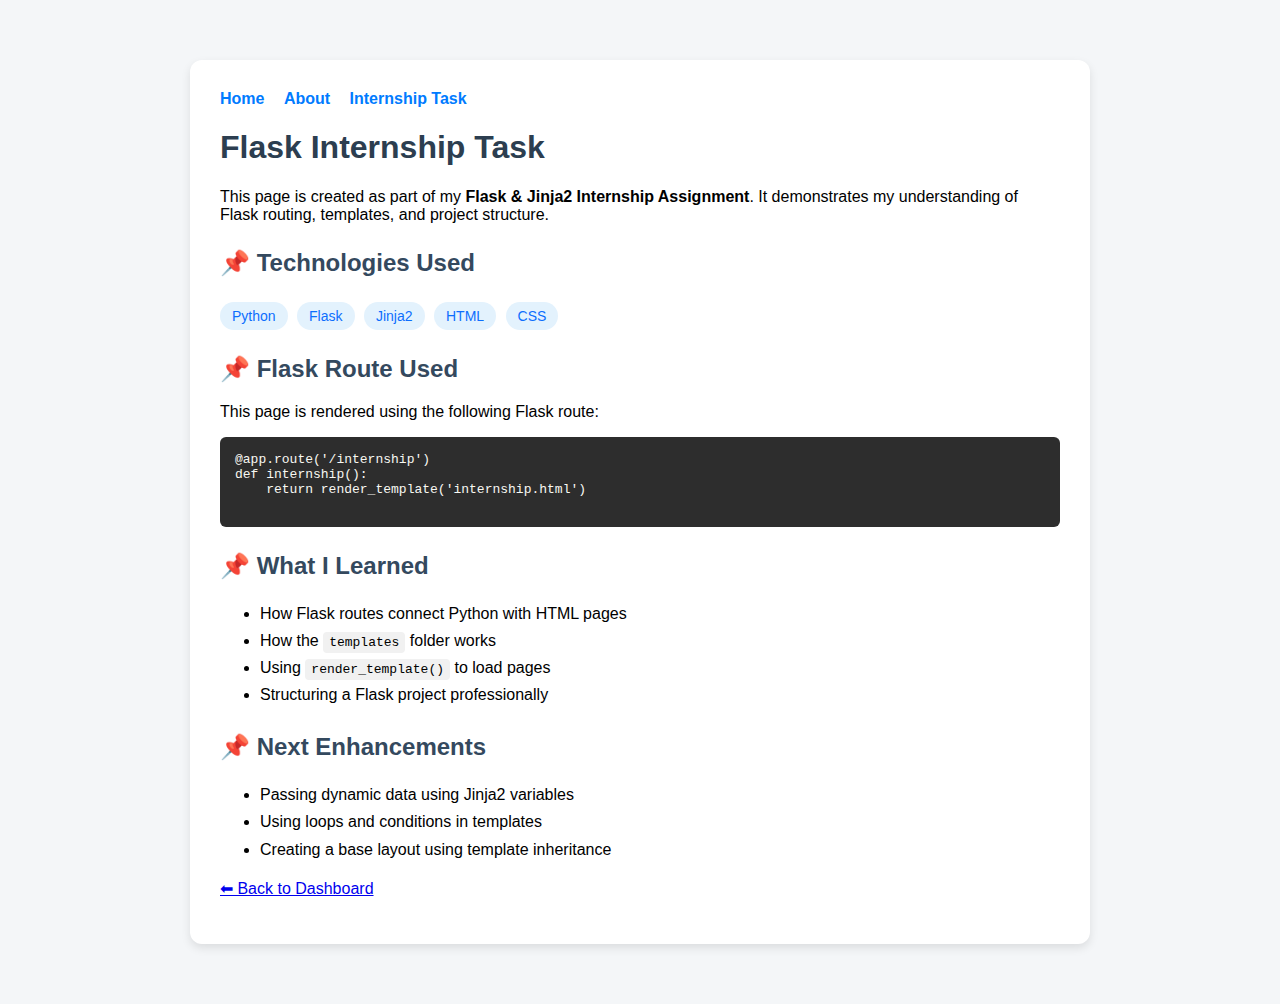
<file: part-2/templates/index.html>
<!DOCTYPE html>
<html lang="en">
<head>
    <meta charset="UTF-8">
    <meta name="viewport" content="width=device-width, initial-scale=1.0">
    <title>Internship Task - Flask & Jinja2</title>

    <style>
        body {
            font-family: Arial, sans-serif;
            max-width: 900px;
            margin: 40px auto;
            background-color: #f4f6f8;
            padding: 20px;
        }
        .container {
            background: #ffffff;
            padding: 30px;
            border-radius: 12px;
            box-shadow: 0 4px 10px rgba(0,0,0,0.1);
        }
        h1 {
            color: #2c3e50;
        }
        h2 {
            color: #34495e;
            margin-top: 25px;
        }
        nav {
            margin-bottom: 20px;
        }
        nav a {
            margin-right: 15px;
            color: #007bff;
            font-weight: bold;
            text-decoration: none;
        }
        nav a:hover {
            text-decoration: underline;
        }
        code {
            background-color: #f1f1f1;
            padding: 3px 6px;
            border-radius: 4px;
        }
        pre {
            background-color: #2d2d2d;
            color: #f8f8f2;
            padding: 15px;
            border-radius: 6px;
            overflow-x: auto;
        }
        ul {
            line-height: 1.7;
        }
        .badge {
            display: inline-block;
            background: #e3f2fd;
            color: #0d6efd;
            padding: 6px 12px;
            border-radius: 20px;
            margin: 5px 5px 0 0;
            font-size: 14px;
        }
    </style>
</head>

<body>
<div class="container">

    <!-- Navigation -->
    <nav>
        <a href="/">Home</a>
        <a href="/about">About</a>
        <a href="/internship">Internship Task</a>
    </nav>

    <h1>Flask Internship Task</h1>

    <p>
        This page is created as part of my <strong>Flask & Jinja2 Internship Assignment</strong>.
        It demonstrates my understanding of Flask routing, templates, and project structure.
    </p>

    <h2>📌 Technologies Used</h2>
    <div>
        <span class="badge">Python</span>
        <span class="badge">Flask</span>
        <span class="badge">Jinja2</span>
        <span class="badge">HTML</span>
        <span class="badge">CSS</span>
    </div>

    <h2>📌 Flask Route Used</h2>
    <p>This page is rendered using the following Flask route:</p>

    <pre>
@app.route('/internship')
def internship():
    return render_template('internship.html')
    </pre>

    <h2>📌 What I Learned</h2>
    <ul>
        <li>How Flask routes connect Python with HTML pages</li>
        <li>How the <code>templates</code> folder works</li>
        <li>Using <code>render_template()</code> to load pages</li>
        <li>Structuring a Flask project professionally</li>
    </ul>

    <h2>📌 Next Enhancements</h2>
    <ul>
        <li>Passing dynamic data using Jinja2 variables</li>
        <li>Using loops and conditions in templates</li>
        <li>Creating a base layout using template inheritance</li>
    </ul>

    <p><a href="/">⬅ Back to Dashboard</a></p>

</div>
</body>
</html>
</file>
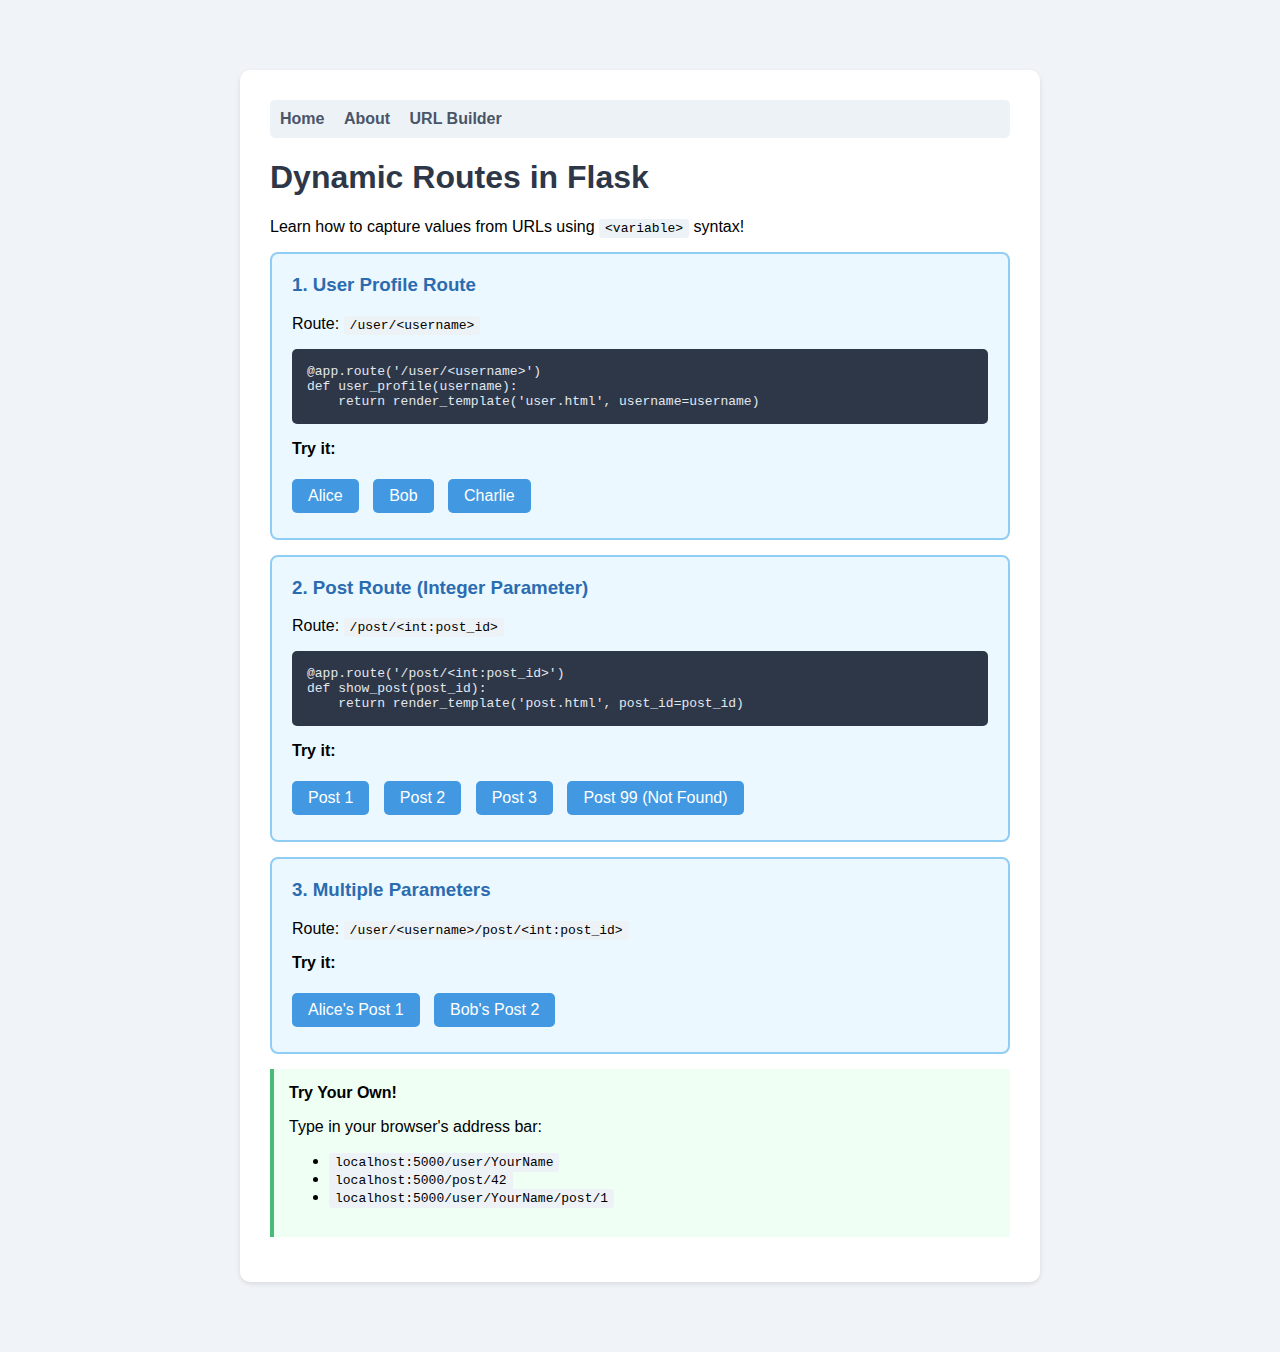
<file: part-4/templates/index.html>
<!DOCTYPE html>
<html lang="en">
<head>
    <meta charset="UTF-8">
    <meta name="viewport" content="width=device-width, initial-scale=1.0">
    <title>Dynamic Routes - Flask</title>
    <style>
        body {
            font-family: Arial, sans-serif;
            max-width: 800px;
            margin: 50px auto;
            padding: 20px;
            background-color: #f0f4f8;
        }
        .container {
            background: white;
            padding: 30px;
            border-radius: 10px;
            box-shadow: 0 2px 5px rgba(0,0,0,0.1);
        }
        h1 { color: #2d3748; }
        nav {
            margin-bottom: 20px;
            padding: 10px;
            background: #edf2f7;
            border-radius: 5px;
        }
        nav a {
            margin-right: 15px;
            color: #4a5568;
            text-decoration: none;
            font-weight: bold;
        }
        nav a:hover { color: #2b6cb0; }
        .route-demo {
            background: #ebf8ff;
            border: 2px solid #90cdf4;
            border-radius: 8px;
            padding: 20px;
            margin: 15px 0;
        }
        .route-demo h3 {
            margin-top: 0;
            color: #2b6cb0;
        }
        .route-demo a {
            display: inline-block;
            margin: 5px 10px 5px 0;
            padding: 8px 16px;
            background: #4299e1;
            color: white;
            text-decoration: none;
            border-radius: 5px;
        }
        .route-demo a:hover {
            background: #3182ce;
        }
        code {
            background: #edf2f7;
            padding: 2px 6px;
            border-radius: 3px;
            font-family: monospace;
        }
        .code-block {
            background: #2d3748;
            color: #e2e8f0;
            padding: 15px;
            border-radius: 5px;
            font-family: monospace;
            margin: 10px 0;
        }
        .try-it {
            background: #f0fff4;
            border-left: 4px solid #48bb78;
            padding: 15px;
            margin: 15px 0;
        }
    </style>
</head>
<body>
    <div class="container">
        <nav>
            <a href="/">Home</a>
            <a href="/about/">About</a>
            <a href="/links">URL Builder</a>
        </nav>

        <h1>Dynamic Routes in Flask</h1>
        <p>Learn how to capture values from URLs using <code>&lt;variable&gt;</code> syntax!</p>

        <!-- User Profile Demo -->
        <div class="route-demo">
            <h3>1. User Profile Route</h3>
            <p>Route: <code>/user/&lt;username&gt;</code></p>
            <div class="code-block">
                @app.route('/user/&lt;username&gt;')<br>
                def user_profile(username):<br>
                &nbsp;&nbsp;&nbsp;&nbsp;return render_template('user.html', username=username)
            </div>
            <p><strong>Try it:</strong></p>
            <a href="/user/Alice">Alice</a>
            <a href="/user/Bob">Bob</a>
            <a href="/user/Charlie">Charlie</a>
        </div>

        <!-- Post Demo -->
        <div class="route-demo">
            <h3>2. Post Route (Integer Parameter)</h3>
            <p>Route: <code>/post/&lt;int:post_id&gt;</code></p>
            <div class="code-block">
                @app.route('/post/&lt;int:post_id&gt;')<br>
                def show_post(post_id):<br>
                &nbsp;&nbsp;&nbsp;&nbsp;return render_template('post.html', post_id=post_id)
            </div>
            <p><strong>Try it:</strong></p>
            <a href="/post/1">Post 1</a>
            <a href="/post/2">Post 2</a>
            <a href="/post/3">Post 3</a>
            <a href="/post/99">Post 99 (Not Found)</a>
        </div>

        <!-- Multiple Parameters Demo -->
        <div class="route-demo">
            <h3>3. Multiple Parameters</h3>
            <p>Route: <code>/user/&lt;username&gt;/post/&lt;int:post_id&gt;</code></p>
            <p><strong>Try it:</strong></p>
            <a href="/user/Alice/post/1">Alice's Post 1</a>
            <a href="/user/Bob/post/2">Bob's Post 2</a>
        </div>

        <div class="try-it">
            <strong>Try Your Own!</strong>
            <p>Type in your browser's address bar:</p>
            <ul>
                <li><code>localhost:5000/user/YourName</code></li>
                <li><code>localhost:5000/post/42</code></li>
                <li><code>localhost:5000/user/YourName/post/1</code></li>
            </ul>
        </div>
    </div>
</body>
</html>
</file>
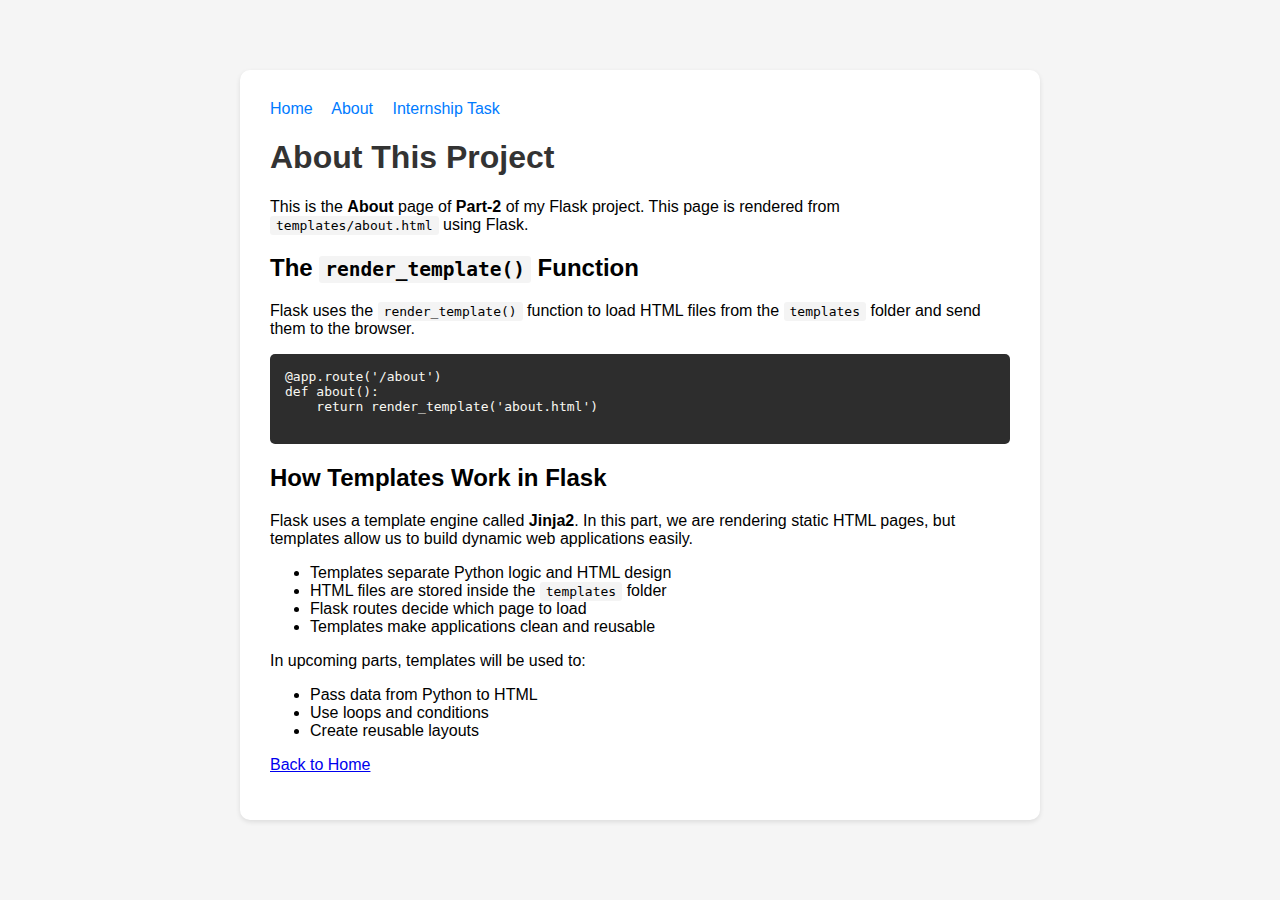
<file: part-2/templates/about.html>
<!DOCTYPE html>
<html lang="en">
<head>
    <meta charset="UTF-8">
    <meta name="viewport" content="width=device-width, initial-scale=1.0">
    <title>About - Flask Templates</title>

    <style>
        body {
            font-family: Arial, sans-serif;
            max-width: 800px;
            margin: 50px auto;
            padding: 20px;
            background-color: #f5f5f5;
        }
        .container {
            background: white;
            padding: 30px;
            border-radius: 10px;
            box-shadow: 0 2px 5px rgba(0,0,0,0.1);
        }
        h1 {
            color: #333;
        }
        nav {
            margin-bottom: 20px;
        }
        nav a {
            margin-right: 15px;
            color: #007bff;
            text-decoration: none;
        }
        nav a:hover {
            text-decoration: underline;
        }
        code {
            background-color: #f4f4f4;
            padding: 2px 6px;
            border-radius: 3px;
            font-family: monospace;
        }
        pre {
            background-color: #2d2d2d;
            color: #f8f8f2;
            padding: 15px;
            border-radius: 5px;
            overflow-x: auto;
        }
    </style>
</head>

<body>
<div class="container">

    <!-- Navigation -->
    <nav>
        <a href="/">Home</a>
        <a href="/about">About</a>
        <a href="/internship">Internship Task</a>
    </nav>

    <h1>About This Project</h1>

    <p>
        This is the <strong>About</strong> page of <strong>Part-2</strong> of my Flask project.
        This page is rendered from <code>templates/about.html</code> using Flask.
    </p>

    <h2>The <code>render_template()</code> Function</h2>

    <p>
        Flask uses the <code>render_template()</code> function to load HTML files from
        the <code>templates</code> folder and send them to the browser.
    </p>

    <pre>
@app.route('/about')
def about():
    return render_template('about.html')
    </pre>

    <h2>How Templates Work in Flask</h2>

    <p>
        Flask uses a template engine called <strong>Jinja2</strong>.
        In this part, we are rendering static HTML pages, but templates allow us to
        build dynamic web applications easily.
    </p>

    <ul>
        <li>Templates separate Python logic and HTML design</li>
        <li>HTML files are stored inside the <code>templates</code> folder</li>
        <li>Flask routes decide which page to load</li>
        <li>Templates make applications clean and reusable</li>
    </ul>

    <p>
        In upcoming parts, templates will be used to:
    </p>

    <ul>
        <li>Pass data from Python to HTML</li>
        <li>Use loops and conditions</li>
        <li>Create reusable layouts</li>
    </ul>

    <p>
        <a href="/">Back to Home</a>
    </p>

</div>
</body>
</html>
</file>
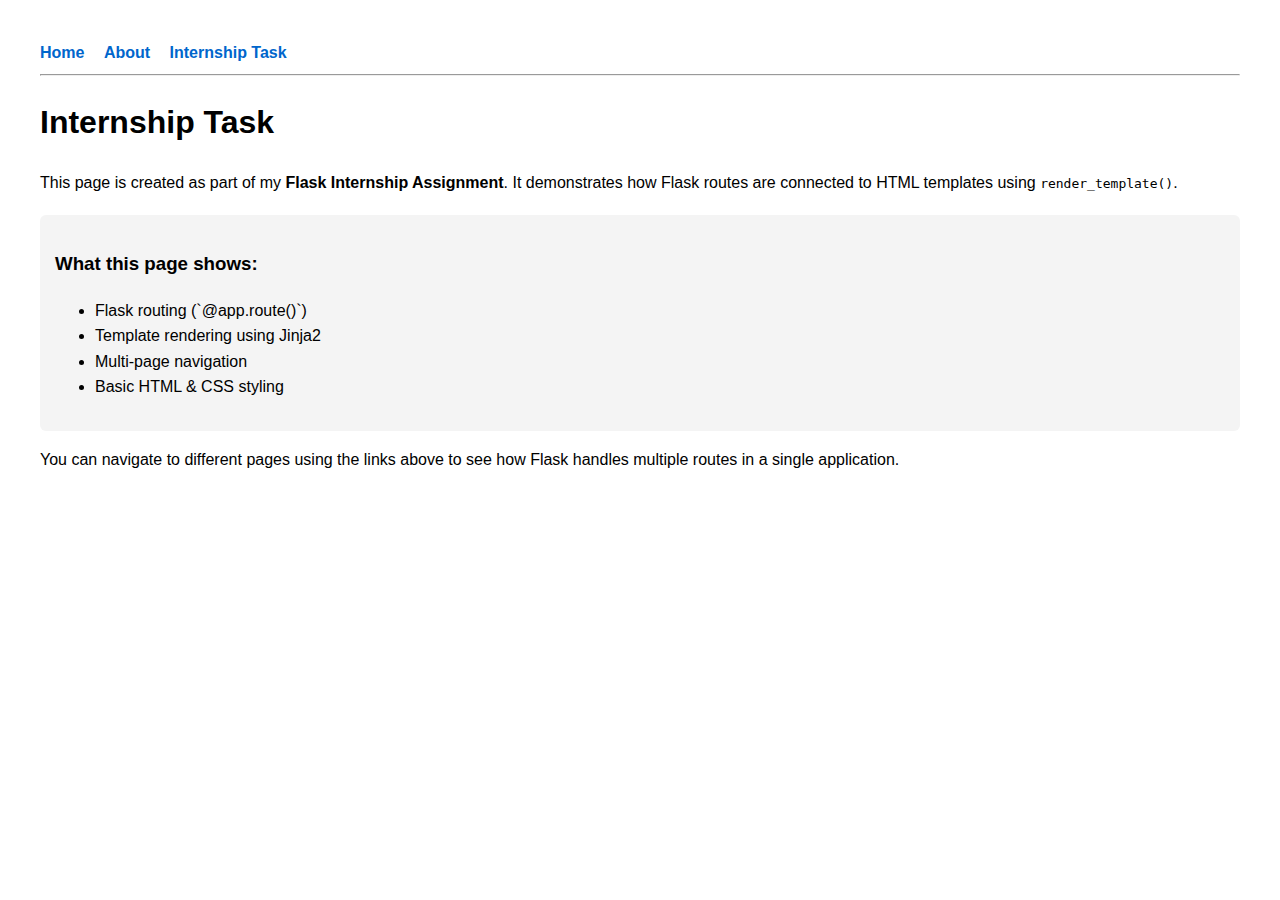
<file: part-2/templates/internship.html>
<!DOCTYPE html>
<html>
<head>
    <title>Internship Task</title>
    <style>
        body {
            font-family: Arial, sans-serif;
            margin: 40px;
            line-height: 1.6;
        }
        nav a {
            margin-right: 15px;
            text-decoration: none;
            color: #0066cc;
            font-weight: bold;
        }
        nav a:hover {
            text-decoration: underline;
        }
        .box {
            margin-top: 20px;
            padding: 15px;
            background-color: #f4f4f4;
            border-radius: 6px;
        }
    </style>
</head>
<body>

    <!-- Navigation Bar -->
    <nav>
        <a href="/">Home</a>
        <a href="/about">About</a>
        <a href="/internship-task">Internship Task</a>
    </nav>

    <hr>

    <h1>Internship Task</h1>

    <p>
        This page is created as part of my <strong>Flask Internship Assignment</strong>.
        It demonstrates how Flask routes are connected to HTML templates using
        <code>render_template()</code>.
    </p>

    <div class="box">
        <h3>What this page shows:</h3>
        <ul>
            <li>Flask routing (`@app.route()`)</li>
            <li>Template rendering using Jinja2</li>
            <li>Multi-page navigation</li>
            <li>Basic HTML & CSS styling</li>
        </ul>
    </div>

    <p>
        You can navigate to different pages using the links above to see how Flask
        handles multiple routes in a single application.
    </p>

</body>
</html>
</file>
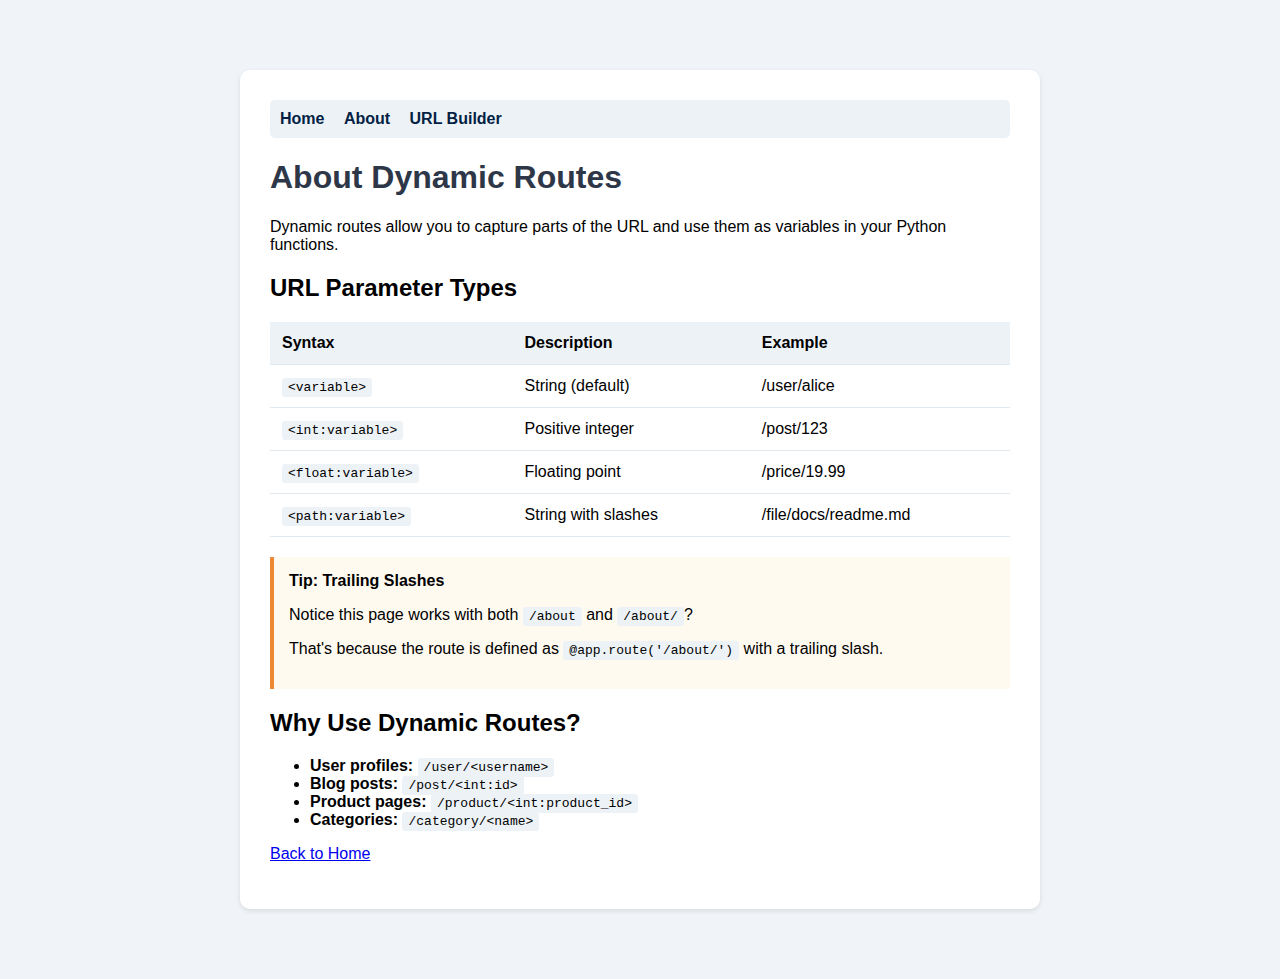
<file: part-4/templates/about.html>
<!DOCTYPE html>
<html lang="en">
<head>
    <meta charset="UTF-8">
    <meta name="viewport" content="width=device-width, initial-scale=1.0">
    <title>About - Dynamic Routes</title>
    <style>
        body {
            font-family: Arial, sans-serif;
            max-width: 800px;
            margin: 50px auto;
            padding: 20px;
            background-color: #f0f4f8;
        }
        .container {
            background: white;
            padding: 30px;
            border-radius: 10px;
            box-shadow: 0 2px 5px rgba(0,0,0,0.1);
        }
        h1 { color: #2d3748; }
        nav {
            margin-bottom: 20px;
            padding: 10px;
            background: #edf2f7;
            border-radius: 5px;
        }
        nav a {
            margin-right: 15px;
            color: #031f43ff;
            text-decoration: none;
            font-weight: bold;
        }
        code {
            background: #edf2f7;
            padding: 2px 6px;
            border-radius: 3px;
        }
        table {
            width: 100%;
            border-collapse: collapse;
            margin: 20px 0;
        }
        th, td {
            padding: 12px;
            text-align: left;
            border-bottom: 1px solid #e2e8f0;
        }
        th {
            background: #edf2f7;
        }
        .tip {
            background: #fffaf0;
            border-left: 4px solid #ed8936;
            padding: 15px;
            margin: 20px 0;
        }
    </style>
</head>
<body>
    <div class="container">
        <nav>
            <a href="/">Home</a>
            <a href="/about/">About</a>
            <a href="/links">URL Builder</a>
        </nav>

        <h1>About Dynamic Routes</h1>

        <p>Dynamic routes allow you to capture parts of the URL and use them as variables in your Python functions.</p>

        <h2>URL Parameter Types</h2>
        <table>
            <tr>
                <th>Syntax</th>
                <th>Description</th>
                <th>Example</th>
            </tr>
            <tr>
                <td><code>&lt;variable&gt;</code></td>
                <td>String (default)</td>
                <td>/user/alice</td>
            </tr>
            <tr>
                <td><code>&lt;int:variable&gt;</code></td>
                <td>Positive integer</td>
                <td>/post/123</td>
            </tr>
            <tr>
                <td><code>&lt;float:variable&gt;</code></td>
                <td>Floating point</td>
                <td>/price/19.99</td>
            </tr>
            <tr>
                <td><code>&lt;path:variable&gt;</code></td>
                <td>String with slashes</td>
                <td>/file/docs/readme.md</td>
            </tr>
        </table>

        <div class="tip">
            <strong>Tip: Trailing Slashes</strong>
            <p>Notice this page works with both <code>/about</code> and <code>/about/</code>?</p>
            <p>That's because the route is defined as <code>@app.route('/about/')</code> with a trailing slash.</p>
        </div>

        <h2>Why Use Dynamic Routes?</h2>
        <ul>
            <li><strong>User profiles:</strong> <code>/user/&lt;username&gt;</code></li>
            <li><strong>Blog posts:</strong> <code>/post/&lt;int:id&gt;</code></li>
            <li><strong>Product pages:</strong> <code>/product/&lt;int:product_id&gt;</code></li>
            <li><strong>Categories:</strong> <code>/category/&lt;name&gt;</code></li>
        </ul>

        <p><a href="/">Back to Home</a></p>
    </div>
</body>
</html>
</file>
